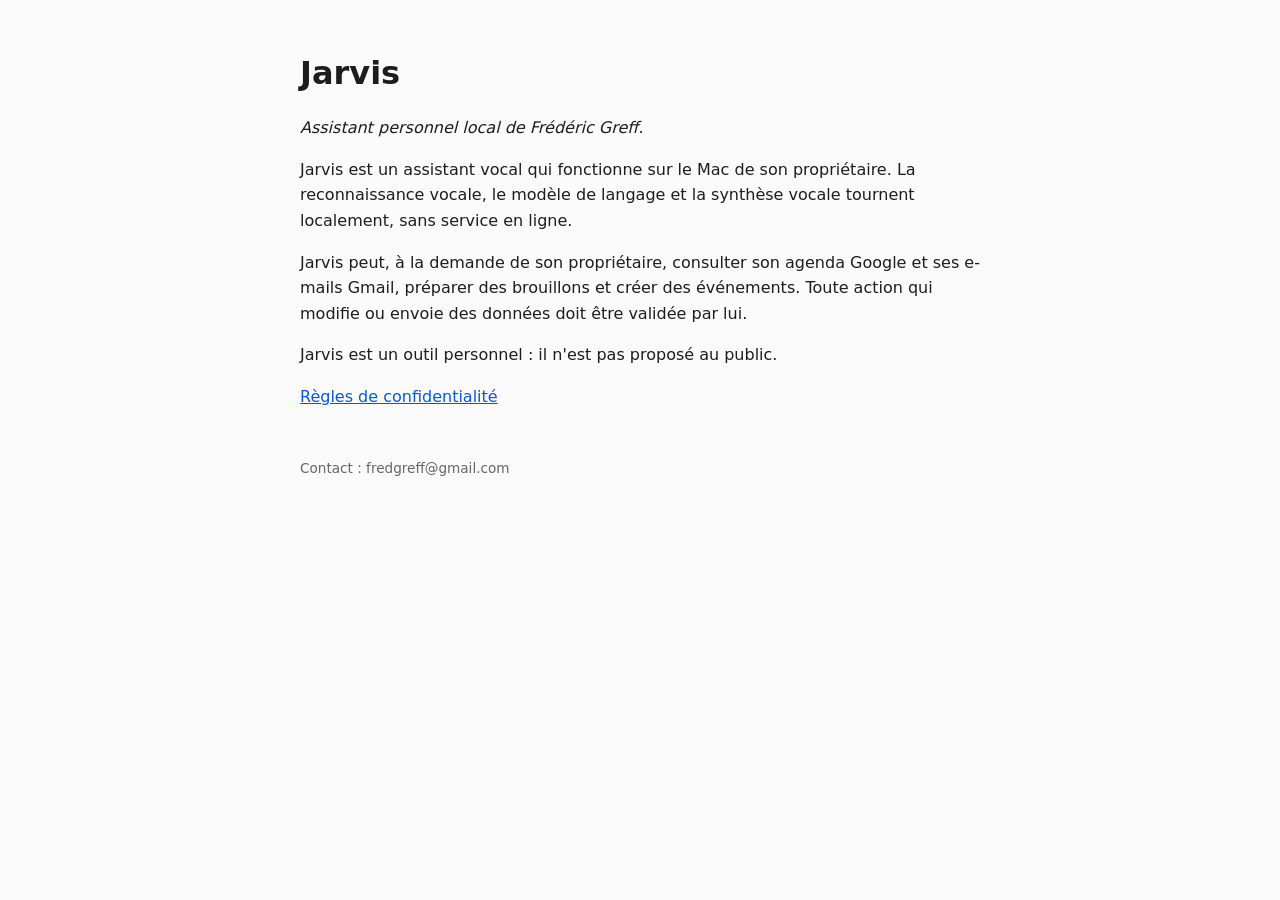
<file: index.html>
<!doctype html>
<html lang="fr">
<head><meta charset="utf-8"><meta name="viewport" content="width=device-width,initial-scale=1">
<title>Jarvis — assistant personnel local</title><link rel="stylesheet" href="style.css"></head>
<body>
<h1>Jarvis</h1>
<p><em>Assistant personnel local de Frédéric Greff.</em></p>
<p>Jarvis est un assistant vocal qui fonctionne sur le Mac de son propriétaire. La reconnaissance vocale, le modèle de langage et la synthèse vocale tournent localement, sans service en ligne.</p>
<p>Jarvis peut, à la demande de son propriétaire, consulter son agenda Google et ses e-mails Gmail, préparer des brouillons et créer des événements. Toute action qui modifie ou envoie des données doit être validée par lui.</p>
<p>Jarvis est un outil personnel : il n'est pas proposé au public.</p>
<p><a href="privacy.html">Règles de confidentialité</a></p>
<footer>Contact : fredgreff@gmail.com</footer>
</body>
</html>
</file>
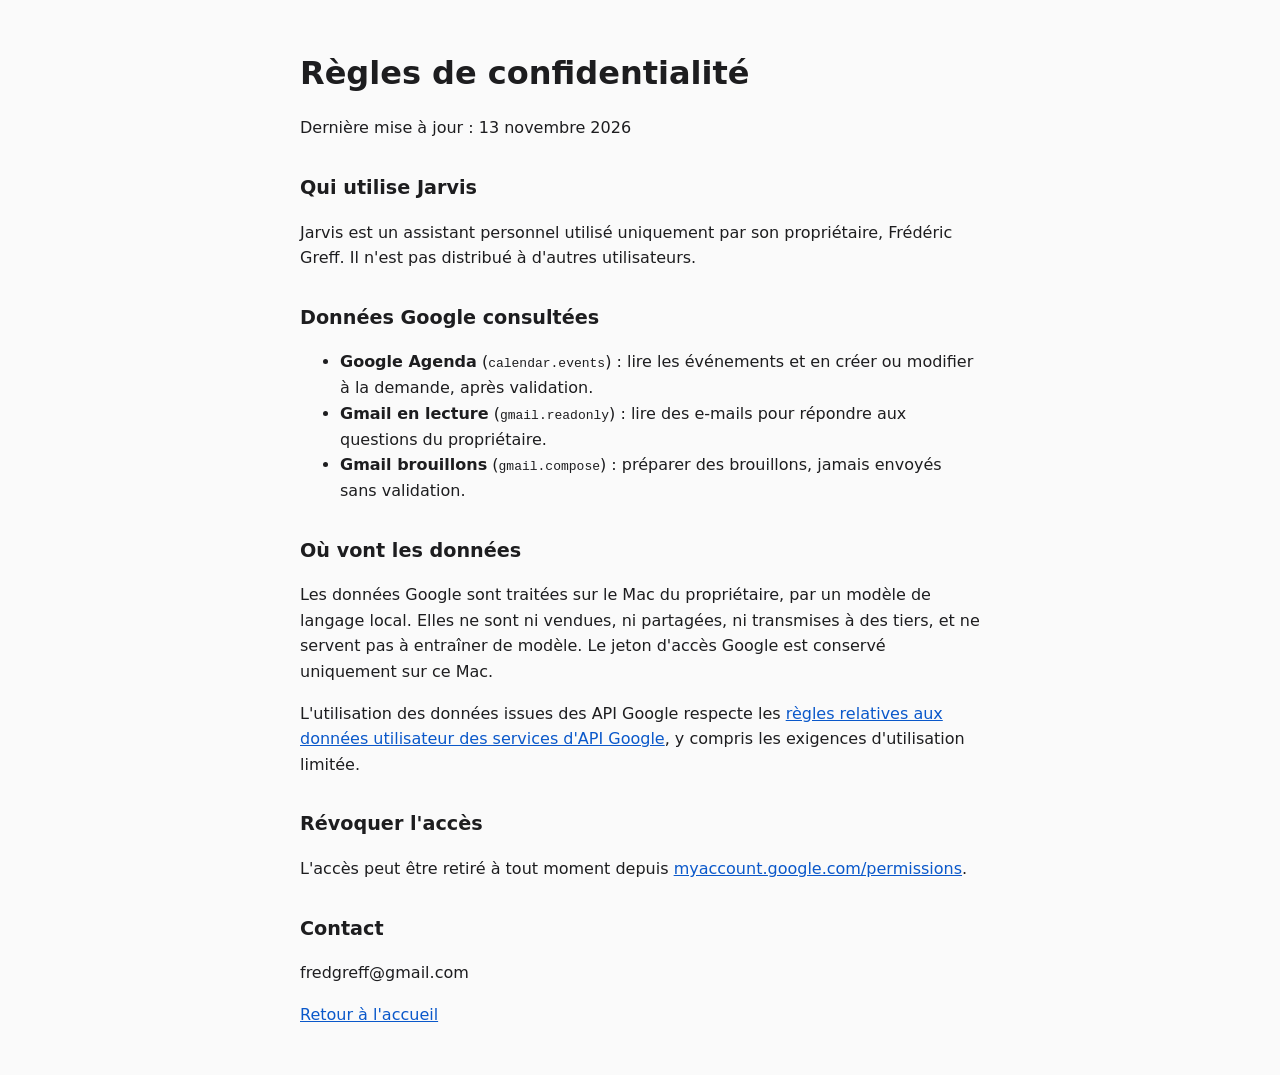
<file: privacy.html>
<!doctype html>
<html lang="fr">
<head><meta charset="utf-8"><meta name="viewport" content="width=device-width,initial-scale=1">
<title>Jarvis — règles de confidentialité</title><link rel="stylesheet" href="style.css"></head>
<body>
<h1>Règles de confidentialité</h1>
<p>Dernière mise à jour : 13 novembre 2026</p>
<h2>Qui utilise Jarvis</h2>
<p>Jarvis est un assistant personnel utilisé uniquement par son propriétaire, Frédéric Greff. Il n'est pas distribué à d'autres utilisateurs.</p>
<h2>Données Google consultées</h2>
<ul>
<li><strong>Google Agenda</strong> (<code>calendar.events</code>) : lire les événements et en créer ou modifier à la demande, après validation.</li>
<li><strong>Gmail en lecture</strong> (<code>gmail.readonly</code>) : lire des e-mails pour répondre aux questions du propriétaire.</li>
<li><strong>Gmail brouillons</strong> (<code>gmail.compose</code>) : préparer des brouillons, jamais envoyés sans validation.</li>
</ul>
<h2>Où vont les données</h2>
<p>Les données Google sont traitées sur le Mac du propriétaire, par un modèle de langage local. Elles ne sont ni vendues, ni partagées, ni transmises à des tiers, et ne servent pas à entraîner de modèle. Le jeton d'accès Google est conservé uniquement sur ce Mac.</p>
<p>L'utilisation des données issues des API Google respecte les <a href="https://developers.google.com/terms/api-services-user-data-policy">règles relatives aux données utilisateur des services d'API Google</a>, y compris les exigences d'utilisation limitée.</p>
<h2>Révoquer l'accès</h2>
<p>L'accès peut être retiré à tout moment depuis <a href="https://myaccount.google.com/permissions">myaccount.google.com/permissions</a>.</p>
<h2>Contact</h2>
<p>fredgreff@gmail.com</p>
<p><a href="index.html">Retour à l'accueil</a></p>
</body>
</html>
</file>
<file: style.css>
body{font-family:-apple-system,system-ui,sans-serif;max-width:680px;margin:3rem auto;padding:0 1.2rem;line-height:1.6;color:#1d1d1f;background:#fafafa}
h1{font-size:2rem;margin-bottom:.2rem}h2{margin-top:2rem;font-size:1.2rem}
a{color:#0a58ca}footer{margin-top:3rem;font-size:.85rem;color:#666}
</file>
